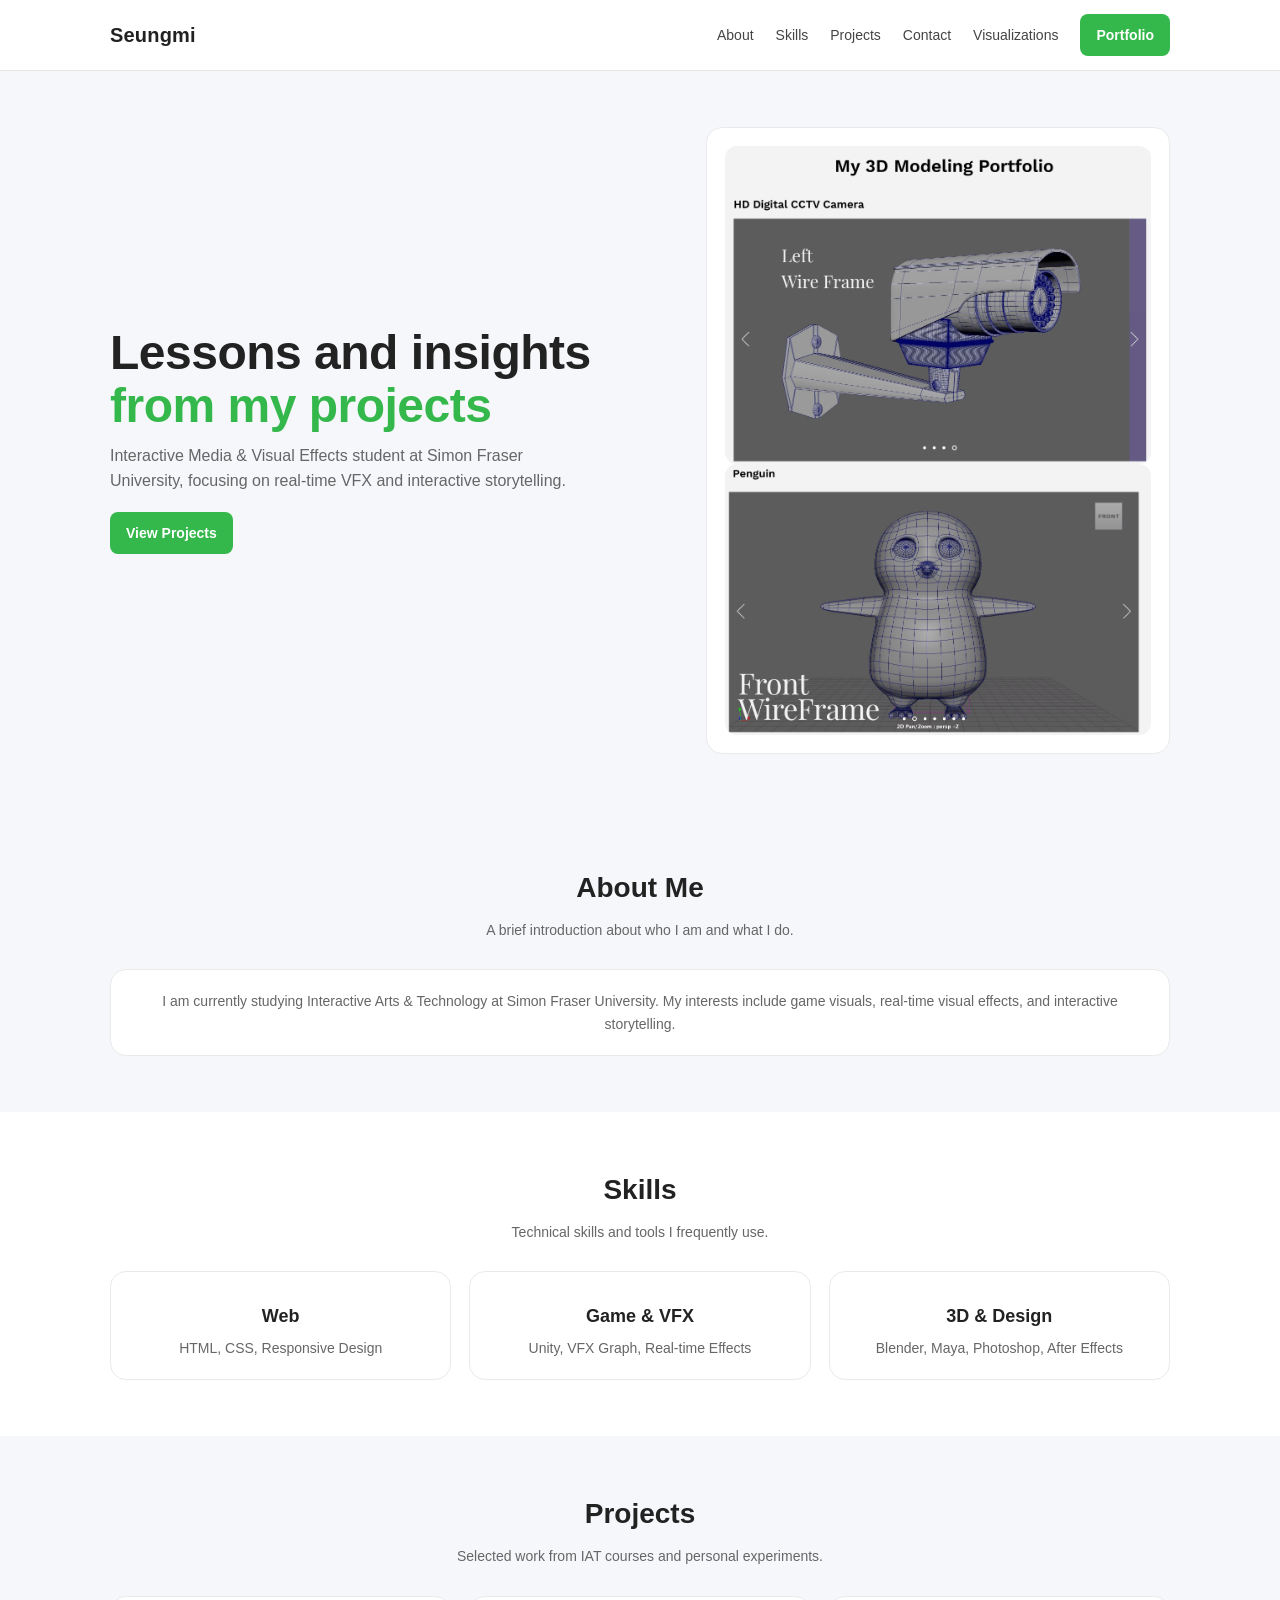
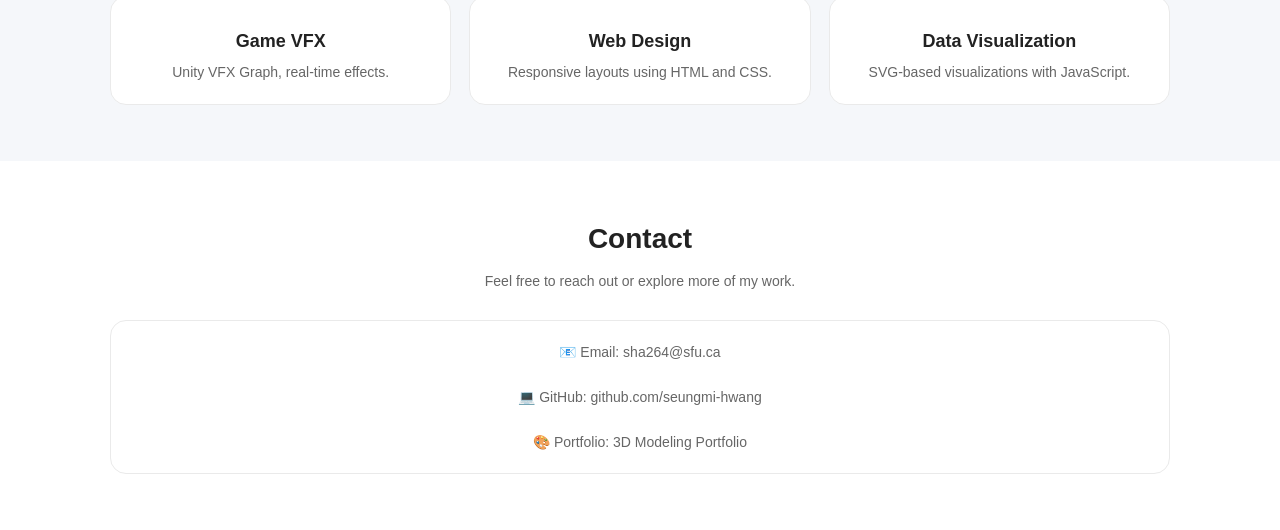
<file: index.html>
<!DOCTYPE html>
<html lang="en">
<head>
  <meta charset="UTF-8">
  <title>Seungmi Hwang | Portfolio</title>
  <link rel="stylesheet" href="style.css">
</head>

<body>

  <!-- Header / Navigation -->
  <header class="header">
    <div class="container nav">
      <div class="logo">Seungmi</div>

      <nav class="nav-links">
        <a href="#about">About</a>
        <a href="#skills">Skills</a>
        <a href="#projects">Projects</a>
        <a href="#contact">Contact</a>
        <a href="visualizations.html">Visualizations</a>
        <a class="btn btn-primary"
           href="https://seungmih0223.wixsite.com/seungmi/3d-modeling">
           Portfolio
        </a>
      </nav>
    </div>
  </header>

  <!-- Hero -->
  <section class="hero">
    <div class="container hero-grid">

      <div>
        <h1>
          Lessons and insights <br>
          <span class="accent">from my projects</span>
        </h1>
        <p>
          Interactive Media & Visual Effects student at Simon Fraser University,
          focusing on real-time VFX and interactive storytelling.
        </p>

        <div class="hero-actions">
          <a class="btn btn-primary" href="#projects">View Projects</a>
        </div>
      </div>

      <div class="hero-visual">
        <img src="img/cctv.png" alt="Example of my work">
        <img src="img/penguin.png" alt="CCTV 3D modeling">
      </div>

    </div>
  </section>

  <!-- About -->
  <section class="section alt" id="about">
    <div class="container">
      <div class="section-title">
        <h2>About Me</h2>
        <p>A brief introduction about who I am and what I do.</p>
      </div>

      <div class="card">
        <p>
          I am currently studying Interactive Arts & Technology at
          Simon Fraser University. My interests include game visuals,
          real-time visual effects, and interactive storytelling.
        </p>
      </div>
    </div>
  </section>

  <!-- Skills -->
  <section class="section" id="skills">
    <div class="container">
      <div class="section-title">
        <h2>Skills</h2>
        <p>Technical skills and tools I frequently use.</p>
      </div>

      <div class="cards">
        <div class="card">
          <h3>Web</h3>
          <p>HTML, CSS, Responsive Design</p>
        </div>

        <div class="card">
          <h3>Game & VFX</h3>
          <p>Unity, VFX Graph, Real-time Effects</p>
        </div>

        <div class="card">
          <h3>3D & Design</h3>
          <p>Blender, Maya, Photoshop, After Effects</p>
        </div>
      </div>
    </div>
  </section>

  <!-- Projects -->
  <section class="section alt" id="projects">
    <div class="container">
      <div class="section-title">
        <h2>Projects</h2>
        <p>Selected work from IAT courses and personal experiments.</p>
      </div>

      <div class="cards">
        <div class="card">
          <h3>Game VFX</h3>
          <p>Unity VFX Graph, real-time effects.</p>
        </div>

        <div class="card">
          <h3>Web Design</h3>
          <p>Responsive layouts using HTML and CSS.</p>
        </div>

        <div class="card">
          <h3>Data Visualization</h3>
          <p>SVG-based visualizations with JavaScript.</p>
        </div>
      </div>
    </div>
  </section>

  <!-- Contact -->
  <section class="section" id="contact">
    <div class="container">
      <div class="section-title">
        <h2>Contact</h2>
        <p>Feel free to reach out or explore more of my work.</p>
      </div>

      <div class="card">
        <p>
          📧 Email:
          <a href="mailto:sha264@sfu.ca">sha264@sfu.ca</a><br><br>

          💻 GitHub:
          <a href="https://github.com/seungmi-hwang">
            github.com/seungmi-hwang
          </a><br><br>

          🎨 Portfolio:
          <a href="https://seungmih0223.wixsite.com/seungmi/3d-modeling">
            3D Modeling Portfolio
          </a>
        </p>
      </div>
    </div>
  </section>

  <script src="main.js"></script>
</body>
</html>
</file>
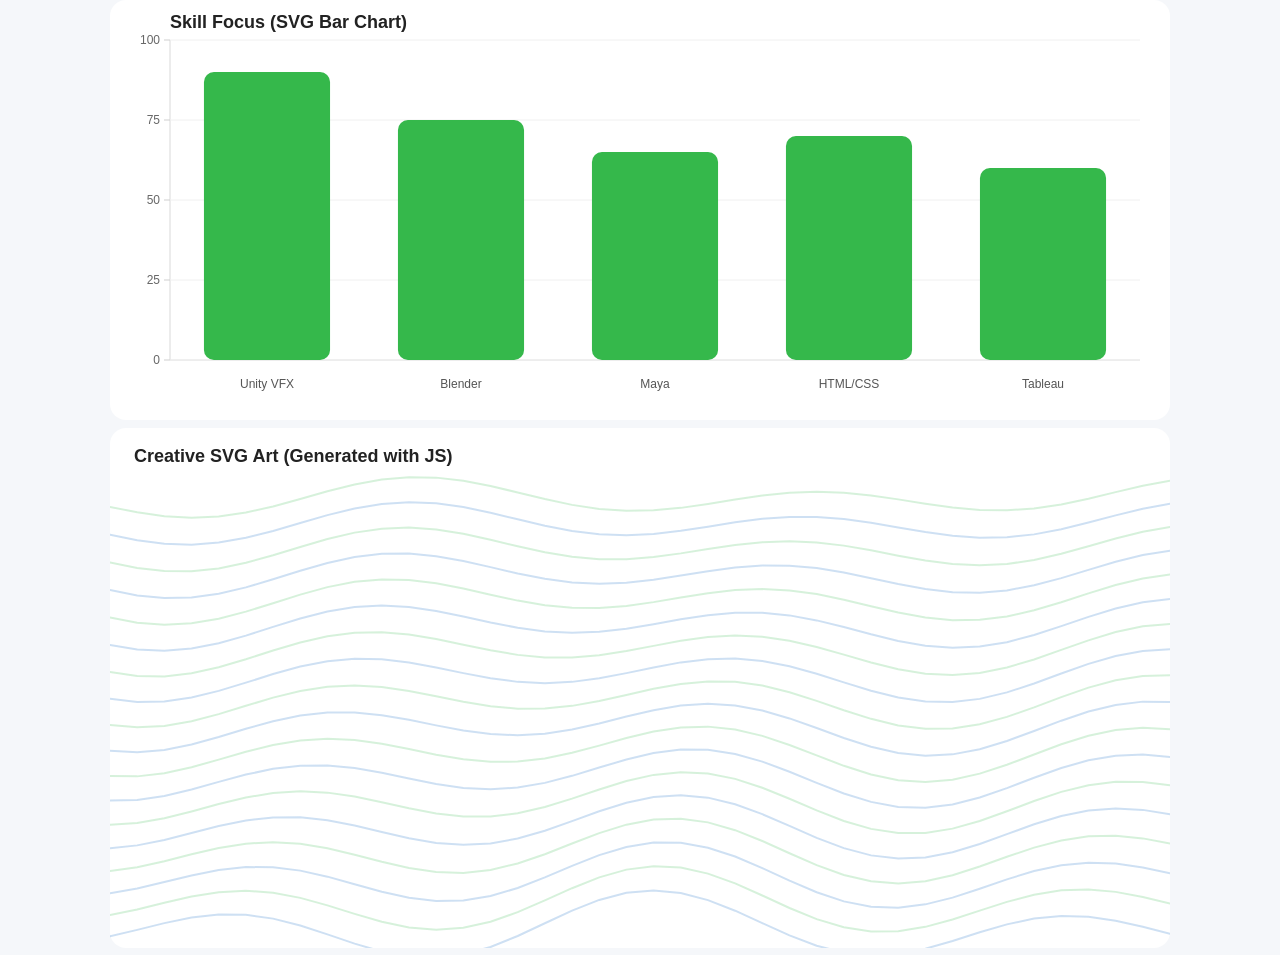
<file: visualizations.html>
<!DOCTYPE html>
<html lang="en">
<head>
  <meta charset="UTF-8" />
  <meta name="viewport" content="width=device-width, initial-scale=1"/>
  <title>Visualizations</title>
  <link rel="stylesheet" href="style.css" />
</head>
<body>

  <!-- JUST VISUALIZATIONS: no resume content here -->
  <div class="container">
    <!-- SVG Visualization #1 (created by JS) -->
    <svg id="vizChart" width="100%" height="420" role="img" aria-label="SVG bar chart"></svg>

    <!-- Creative SVG Art (created + animated by JS) -->
    <svg id="vizArt" width="100%" height="520" role="img" aria-label="Creative SVG art"></svg>
  </div>

  <script src="vis.js"></script>
</body>
</html>
</file>
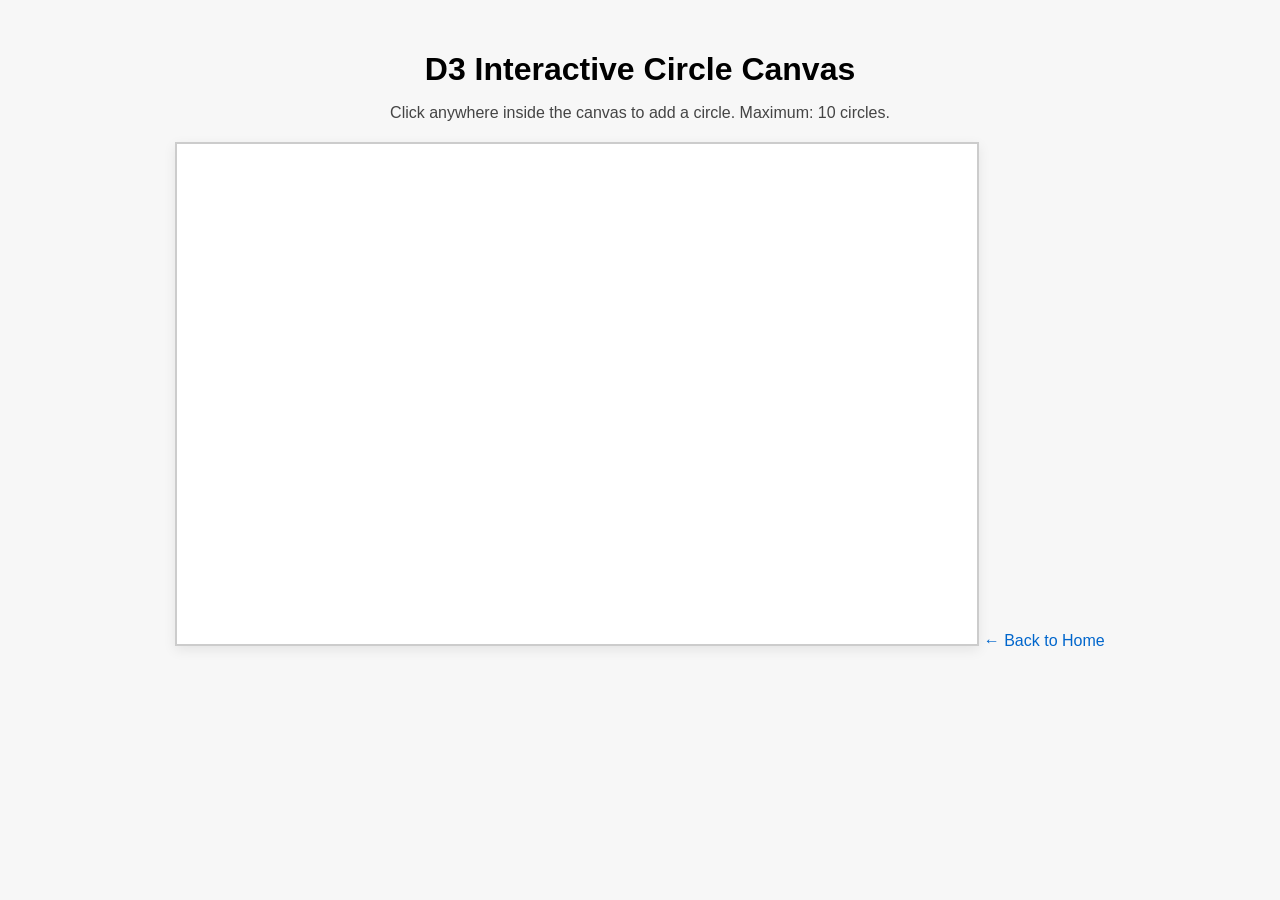
<file: Mini_3D/d3-click-circles.html>
<!DOCTYPE html>
<html lang="en">
<head>
  <meta charset="UTF-8" />
  <meta name="viewport" content="width=device-width, initial-scale=1.0" />
  <title>D3 Click Circles</title>
  <script src="https://d3js.org/d3.v7.min.js"></script>
  <style>
    body {
      font-family: Arial, sans-serif;
      text-align: center;
      background: #f7f7f7;
      margin: 0;
      padding: 30px;
    }

    h1 {
      margin-bottom: 10px;
    }

    p {
      margin-bottom: 20px;
      color: #444;
    }

    #canvas {
      margin: 0 auto;
      width: 800px;
      background: white;
      border: 2px solid #ccc;
      box-shadow: 0 4px 12px rgba(0,0,0,0.08);
    }

    .back-link {
      display: inline-block;
      margin-top: 20px;
      text-decoration: none;
      color: #0066cc;
    }

    .back-link:hover {
      text-decoration: underline;
    }
  </style>
</head>
<body>
  <h1>D3 Interactive Circle Canvas</h1>
  <p>Click anywhere inside the canvas to add a circle. Maximum: 10 circles.</p>

  <svg id="canvas" width="800" height="500"></svg>

  <a class="back-link" href="index.html">← Back to Home</a>

  <script>
    const svg = d3.select("#canvas");
    const width = 800;
    const height = 500;
    const maxCircles = 10;

    let circlesData = [];
    let nextId = 0;

    const colors = [
      "#ff6b6b", "#4ecdc4", "#45b7d1", "#f7b267",
      "#a29bfe", "#55efc4", "#fd79a8", "#74b9ff"
    ];

    function renderCircles() {
      const circles = svg.selectAll("circle")
        .data(circlesData, d => d.id);

      circles.enter()
        .append("circle")
        .attr("cx", d => d.x)
        .attr("cy", d => d.y)
        .attr("r", 0)
        .attr("fill", d => d.color)
        .attr("opacity", 0.8)
        .transition()
        .duration(500)
        .attr("r", d => d.r);

      circles.transition()
        .duration(300)
        .attr("cx", d => d.x)
        .attr("cy", d => d.y);

      circles.exit()
        .transition()
        .duration(400)
        .attr("r", 0)
        .attr("opacity", 0)
        .remove();
    }

    svg.on("click", function(event) {
      const [x, y] = d3.pointer(event);

      const newCircle = {
        id: nextId++,
        x: x,
        y: y,
        r: Math.random() * 20 + 15,
        color: colors[Math.floor(Math.random() * colors.length)]
      };

      circlesData.push(newCircle);

      if (circlesData.length > maxCircles) {
        circlesData.shift();
      }

      renderCircles();
    });

    svg.selectAll("circle")
      .on("mouseover", function() {
        d3.select(this)
          .transition()
          .duration(200)
          .attr("opacity", 1)
          .attr("stroke", "#222")
          .attr("stroke-width", 2);
      })
      .on("mouseout", function() {
        d3.select(this)
          .transition()
          .duration(200)
          .attr("opacity", 0.8)
          .attr("stroke", "none");
      });
  </script>
</body>
</html>
</file>
<file: style.css>
/* ===== Base ===== */
* { box-sizing: border-box; }

body{
  margin:0;
  font-family: Arial, sans-serif;
  line-height:1.6;
  color:#222;
  background:#f5f7fa;
}

a{
  color:inherit;
  text-decoration:none;
}

.container{
  max-width:1100px;
  margin:0 auto;
  padding:0 20px;
}

/* ===== Header / Nav ===== */
.header{
  background:#fff;
  border-bottom:1px solid #e6e6e6;
}

.nav{
  height:70px;
  display:flex;
  align-items:center;
  justify-content:space-between;
}

.logo{
  font-weight:800;
  font-size:20px;
  letter-spacing:0.2px;
}

.nav-links{
  display:flex;
  gap:22px;
  align-items:center;
  font-size:14px;
  color:#444;
}

.nav-links a.active {
  color: #35b84b;
  font-weight: 700;
}


.btn{
  display:inline-block;
  padding:10px 16px;
  border-radius:8px;
  font-weight:700;
  font-size:14px;
}

.btn-primary{
  background:#35b84b;  /* Nexcent 느낌 초록 */
  color:#fff;
}

/* ===== Hero ===== */
.hero{
  background:#f5f7fa;
  padding:56px 0;
}

.hero-grid{
  display:grid;
  grid-template-columns: 1.2fr 1fr;
  gap:40px;
  align-items:center;
}

.hero h1{
  margin:0 0 10px 0;
  font-size:48px;
  line-height:1.1;
  letter-spacing:-0.5px;
}

.hero .accent{
  color:#35b84b;
}

.hero p{
  margin:0 0 18px 0;
  color:#666;
  max-width:52ch;
}

.hero-actions{
  display:flex;
  gap:12px;
  margin-top:10px;
}

.hero-visual{
  background:#fff;
  border-radius:16px;
  padding:18px;
  border:1px solid #eaeaea;
}

.hero-visual img{
  width:100%;
  height:auto;
  display:block;
  border-radius:12px;
}

/* ===== Section Titles ===== */
.section{
  padding:56px 0;
  background:#fff;
}

.section.alt{
  background:#f5f7fa;
}

.section-title{
  text-align:center;
  margin-bottom:28px;
}

.section-title h2{
  margin:0;
  font-size:28px;
}

.section-title p{
  margin:8px 0 0 0;
  color:#666;
  font-size:14px;
}

/* ===== Cards (like Nexcent blocks) ===== */
.cards{
  display:grid;
  grid-template-columns: repeat(3, 1fr);
  gap:18px;
}

.card{
  background:#fff;
  border:1px solid #eaeaea;
  border-radius:16px;
  padding:20px;
  text-align:center;
}

.card h3{
  margin:10px 0 6px 0;
  font-size:18px;
}

.card p{
  margin:0;
  color:#666;
  font-size:14px;
}
</file>
